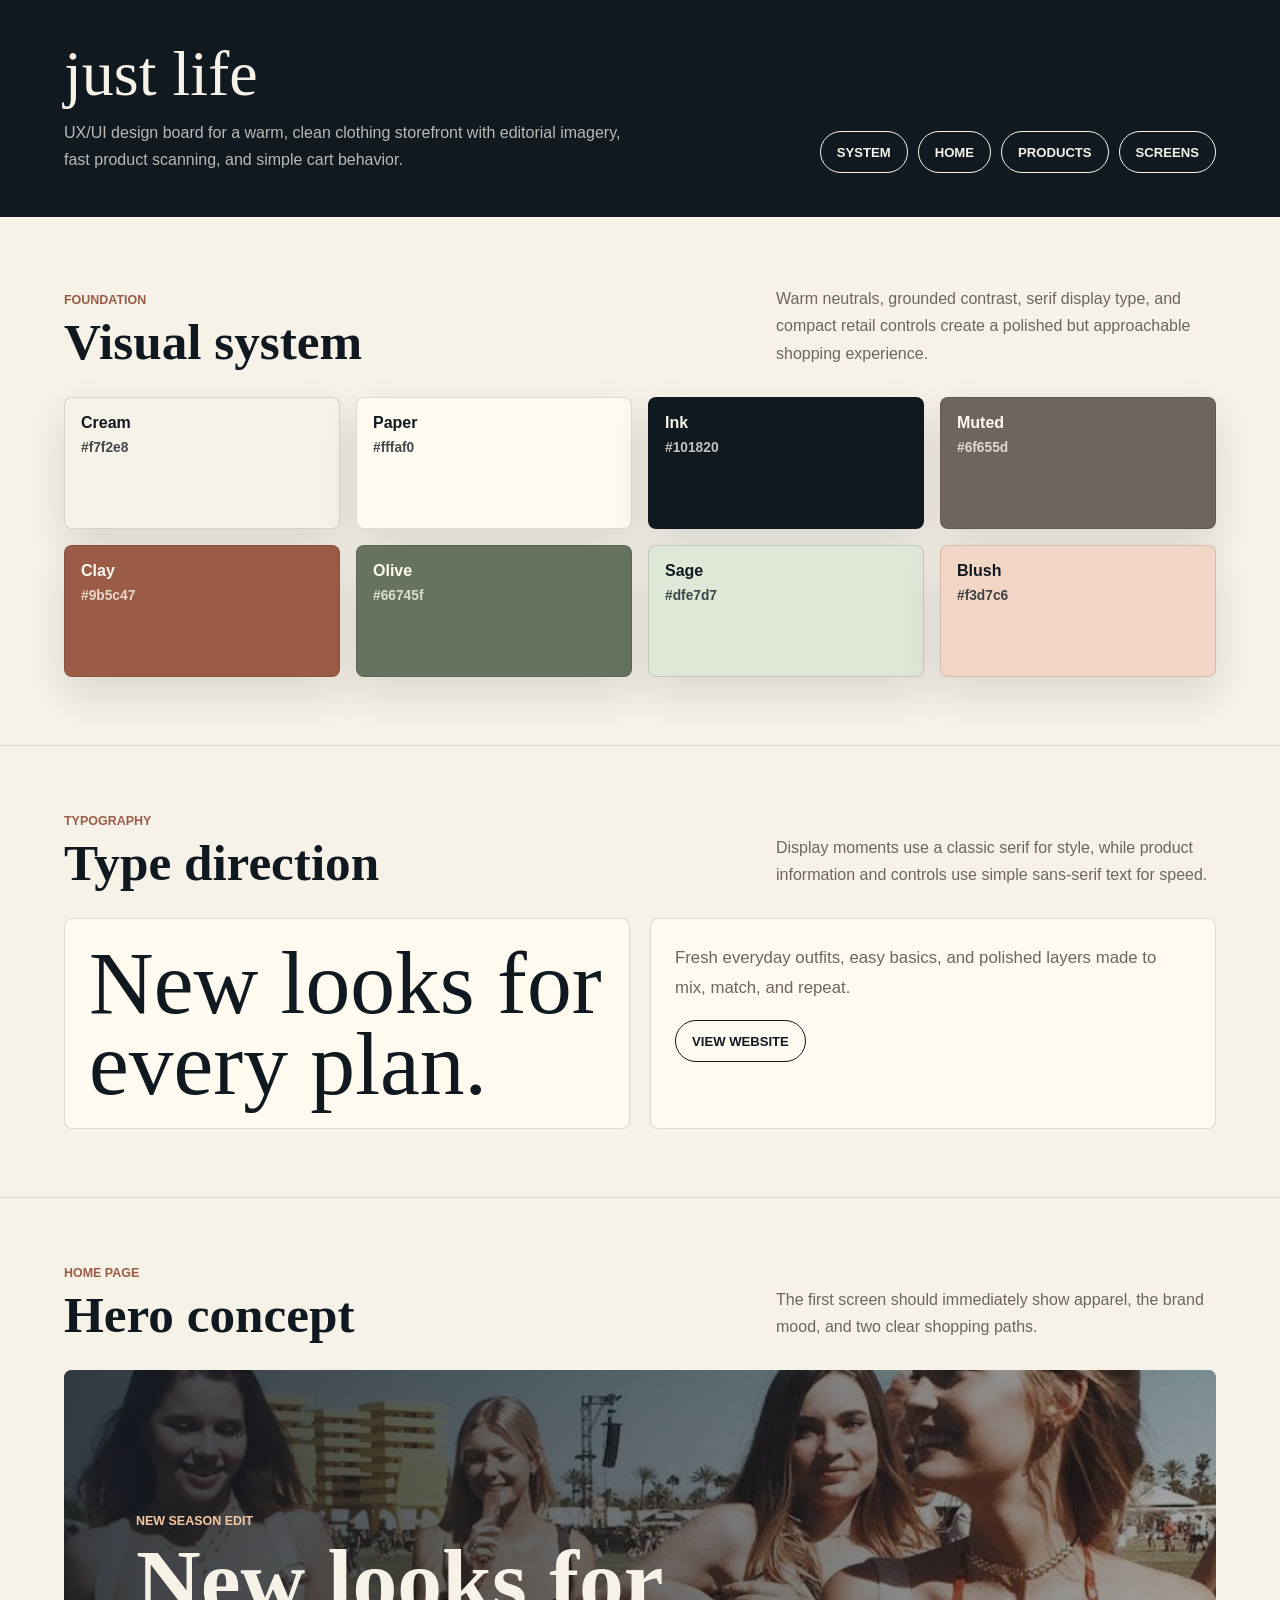
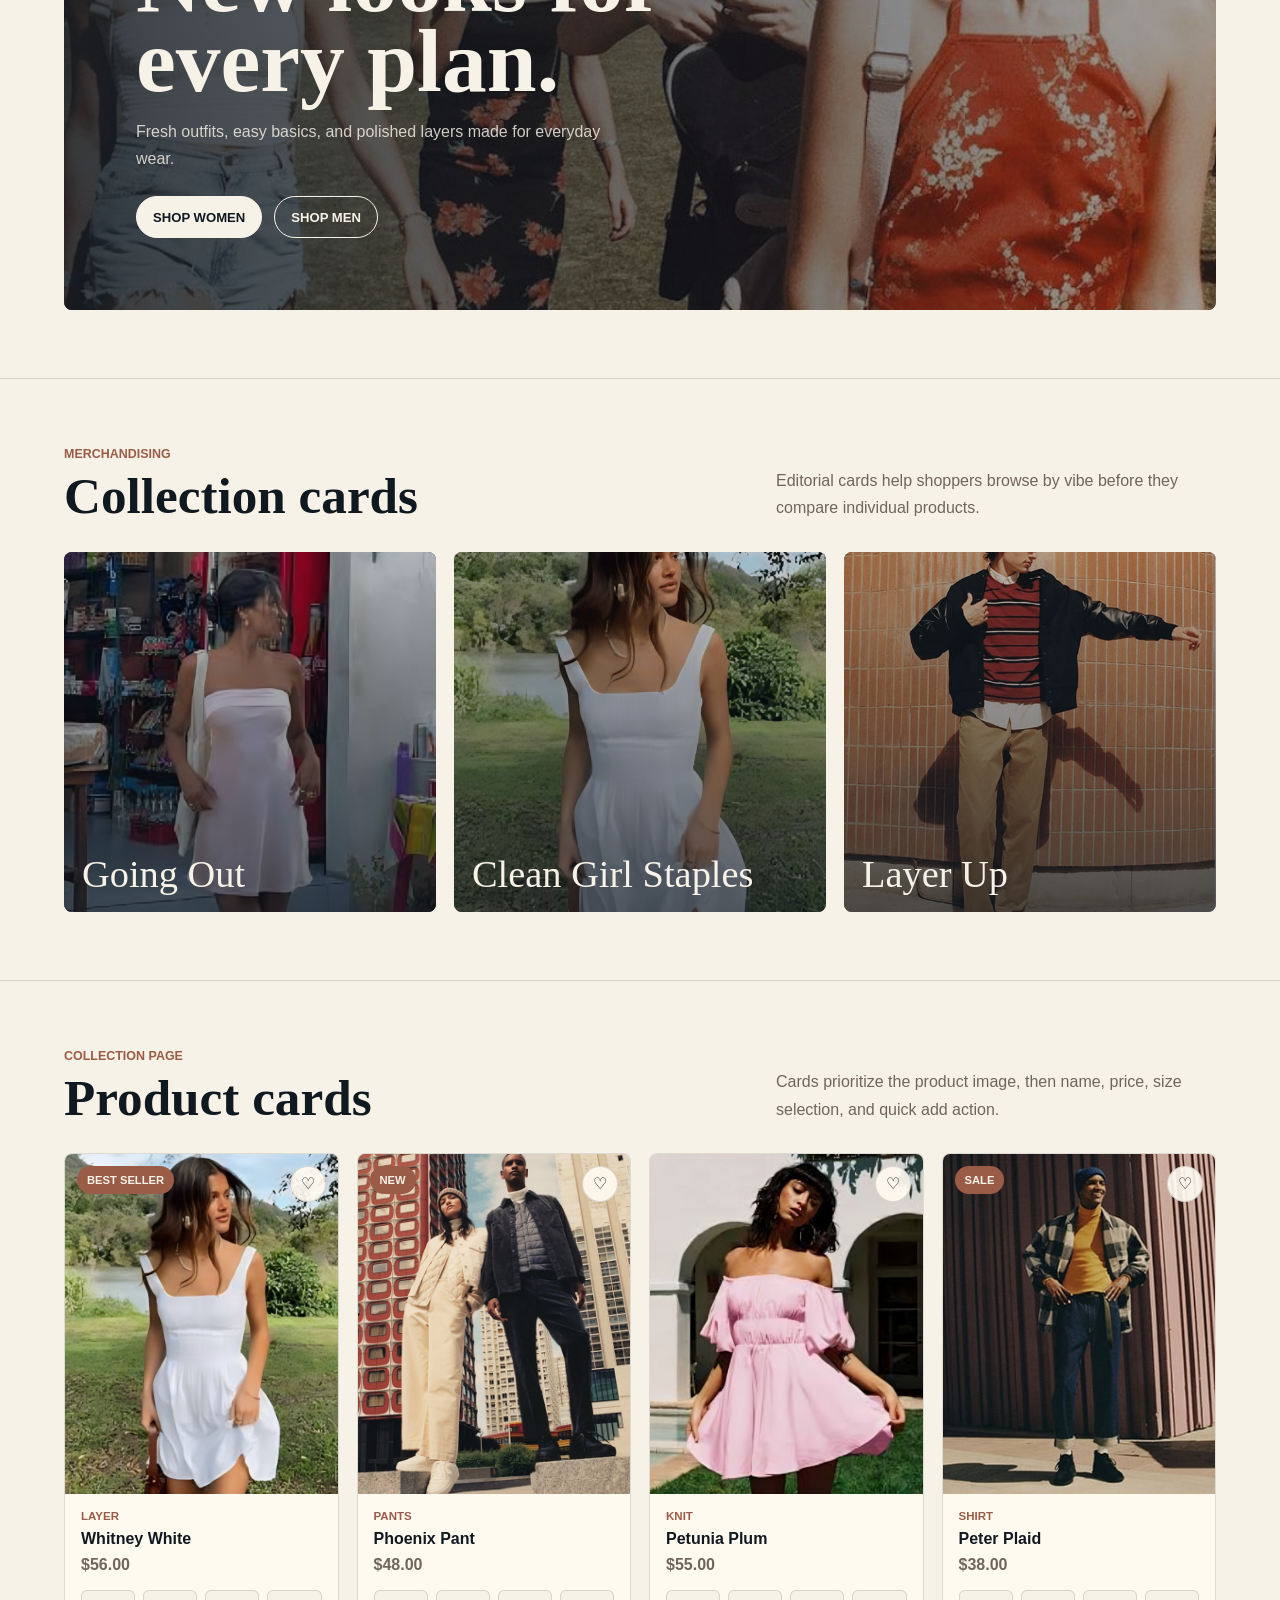
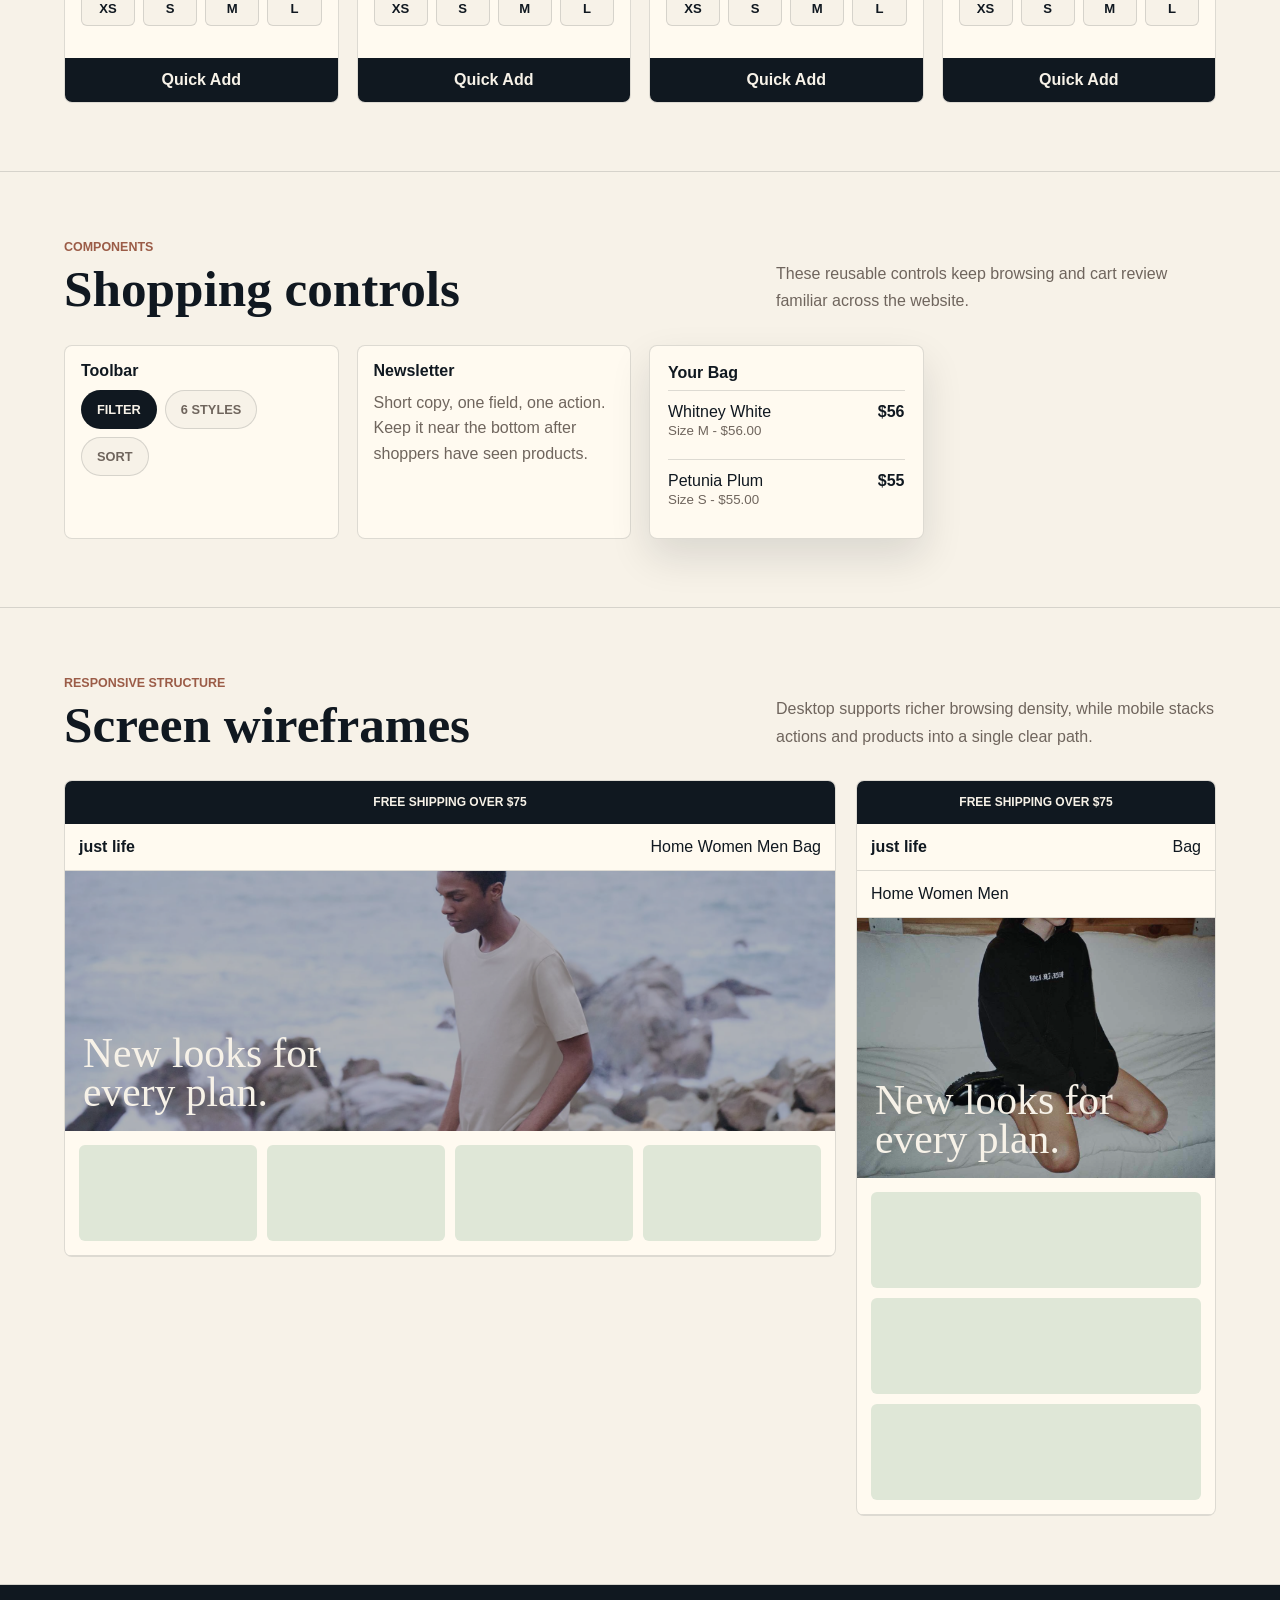
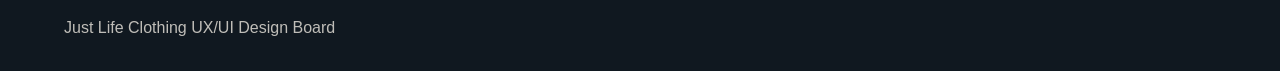
<file: index.html>
<!DOCTYPE html>
<html lang="en">
<head>
  <meta charset="UTF-8">
  <meta name="viewport" content="width=device-width, initial-scale=1">
  <title>Just Life Clothing UX/UI Design Board</title>
  <link rel="stylesheet" href="UX-UI-Prototype.css">
</head>
<body>
  <header class="board-header">
    <div>
      <div class="brand">just life</div>
      <p>UX/UI design board for a warm, clean clothing storefront with editorial imagery, fast product scanning, and simple cart behavior.</p>
    </div>
    <nav class="board-nav" aria-label="Prototype sections"><a href="#system">System</a><a href="#home">Home</a><a href="#products">Products</a><a href="#screens">Screens</a></nav>
  </header>
  <main>
    <section class="section" id="system">
      <div class="section-heading"><div><p class="eyebrow">Foundation</p><h2>Visual system</h2></div><p>Warm neutrals, grounded contrast, serif display type, and compact retail controls create a polished but approachable shopping experience.</p></div>
      <div class="swatch-grid" aria-label="Color palette"><div class="swatch" style="--value:#f7f2e8"><strong>Cream</strong><span>#f7f2e8</span></div><div class="swatch" style="--value:#fffaf0"><strong>Paper</strong><span>#fffaf0</span></div><div class="swatch" style="--value:#101820;--text:#f7f2e8"><strong>Ink</strong><span>#101820</span></div><div class="swatch" style="--value:#6f655d;--text:#fffaf0"><strong>Muted</strong><span>#6f655d</span></div><div class="swatch" style="--value:#9b5c47;--text:#fffaf0"><strong>Clay</strong><span>#9b5c47</span></div><div class="swatch" style="--value:#66745f;--text:#fffaf0"><strong>Olive</strong><span>#66745f</span></div><div class="swatch" style="--value:#dfe7d7"><strong>Sage</strong><span>#dfe7d7</span></div><div class="swatch" style="--value:#f3d7c6"><strong>Blush</strong><span>#f3d7c6</span></div></div>
    </section>
    <section class="section"><div class="section-heading"><div><p class="eyebrow">Typography</p><h2>Type direction</h2></div><p>Display moments use a classic serif for style, while product information and controls use simple sans-serif text for speed.</p></div><div class="type-grid"><div class="type-sample"><div class="display-sample">New looks for every plan.</div></div><div class="type-sample"><p class="body-sample">Fresh everyday outfits, easy basics, and polished layers made to mix, match, and repeat.</p><a class="button" href="https://just-life-clothing.vercel.app/">View Website</a></div></div></section>
    <section class="section" id="home"><div class="section-heading"><div><p class="eyebrow">Home page</p><h2>Hero concept</h2></div><p>The first screen should immediately show apparel, the brand mood, and two clear shopping paths.</p></div><div class="hero-frame"><img src="images/women/carousel/caro2.jpg" alt="Just Life editorial apparel hero"><div class="hero-copy"><p class="eyebrow">New season edit</p><h3>New looks for every plan.</h3><p>Fresh outfits, easy basics, and polished layers made for everyday wear.</p><div class="hero-actions"><a class="button primary" href="#">Shop Women</a><a class="button secondary" href="#">Shop Men</a></div></div></div></section>
    <section class="section"><div class="section-heading"><div><p class="eyebrow">Merchandising</p><h2>Collection cards</h2></div><p>Editorial cards help shoppers browse by vibe before they compare individual products.</p></div><div class="collection-preview"><article class="collection-card"><img src="images/women/product/clothes3.png" alt="Going out clothing"><span>Going Out</span></article><article class="collection-card"><img src="images/women/product/clothes1.png" alt="Clean staples clothing"><span>Clean Girl Staples</span></article><article class="collection-card"><img src="images/men/product/men1.jpg" alt="Layered menswear"><span>Layer Up</span></article></div></section>
    <section class="section" id="products"><div class="section-heading"><div><p class="eyebrow">Collection page</p><h2>Product cards</h2></div><p>Cards prioritize the product image, then name, price, size selection, and quick add action.</p></div><div class="product-grid"><article class="product-card"><div class="product-media"><span class="badge">Best Seller</span><span class="heart" aria-hidden="true">♡</span><img src="images/women/product/clothes1.png" alt="Whitney White product card"></div><div class="product-info"><p class="product-type">Layer</p><p class="product-title">Whitney White</p><p class="price">$56.00</p><div class="sizes"><span>XS</span><span>S</span><span>M</span><span>L</span></div></div><div class="quick-add">Quick Add</div></article><article class="product-card"><div class="product-media"><span class="badge">New</span><span class="heart" aria-hidden="true">♡</span><img src="images/men/product/men2.jpg" alt="Phoenix Pant product card"></div><div class="product-info"><p class="product-type">Pants</p><p class="product-title">Phoenix Pant</p><p class="price">$48.00</p><div class="sizes"><span>XS</span><span>S</span><span>M</span><span>L</span></div></div><div class="quick-add">Quick Add</div></article><article class="product-card"><div class="product-media"><span class="heart" aria-hidden="true">♡</span><img src="images/women/product/clothes6.png" alt="Petunia Plum product card"></div><div class="product-info"><p class="product-type">Knit</p><p class="product-title">Petunia Plum</p><p class="price">$55.00</p><div class="sizes"><span>XS</span><span>S</span><span>M</span><span>L</span></div></div><div class="quick-add">Quick Add</div></article><article class="product-card"><div class="product-media"><span class="badge">Sale</span><span class="heart" aria-hidden="true">♡</span><img src="images/men/product/men5.jpg" alt="Peter Plaid product card"></div><div class="product-info"><p class="product-type">Shirt</p><p class="product-title">Peter Plaid</p><p class="price">$38.00</p><div class="sizes"><span>XS</span><span>S</span><span>M</span><span>L</span></div></div><div class="quick-add">Quick Add</div></article></div></section>
    <section class="section"><div class="section-heading"><div><p class="eyebrow">Components</p><h2>Shopping controls</h2></div><p>These reusable controls keep browsing and cart review familiar across the website.</p></div><div class="component-grid"><div class="component-card"><h3>Toolbar</h3><div class="toolbar"><span>Filter</span><span>6 styles</span><span>Sort</span></div></div><div class="component-card"><h3>Newsletter</h3><p>Short copy, one field, one action. Keep it near the bottom after shoppers have seen products.</p></div><div class="cart-panel"><strong>Your Bag</strong><div class="cart-row"><div>Whitney White<br><small>Size M - $56.00</small></div><strong>$56</strong></div><div class="cart-row"><div>Petunia Plum<br><small>Size S - $55.00</small></div><strong>$55</strong></div></div></div></section>
    <section class="section" id="screens"><div class="section-heading"><div><p class="eyebrow">Responsive structure</p><h2>Screen wireframes</h2></div><p>Desktop supports richer browsing density, while mobile stacks actions and products into a single clear path.</p></div><div class="screen-grid"><article class="screen"><div class="screen-bar">Free shipping over $75</div><div class="screen-nav"><strong>just life</strong><span>Home Women Men Bag</span></div><div class="screen-hero"><img src="images/men/carousel/menCaro3.jpg" alt="Desktop wireframe hero image"><span>New looks for every plan.</span></div><div class="screen-section"><div class="wire-grid"><div class="wire-box"></div><div class="wire-box"></div><div class="wire-box"></div><div class="wire-box"></div></div></div></article><article class="screen mobile-screen"><div class="screen-bar">Free shipping over $75</div><div class="screen-nav"><strong>just life</strong><span>Bag</span></div><div class="screen-section">Home Women Men</div><div class="screen-hero"><img src="images/women/carousel/caro3.jpg" alt="Mobile wireframe hero image"><span>New looks for every plan.</span></div><div class="screen-section"><div class="wire-grid"><div class="wire-box"></div><div class="wire-box"></div><div class="wire-box"></div></div></div></article></div></section>
  </main>
  <footer class="board-footer">Just Life Clothing UX/UI Design Board</footer>
</body>
</html>
</file>
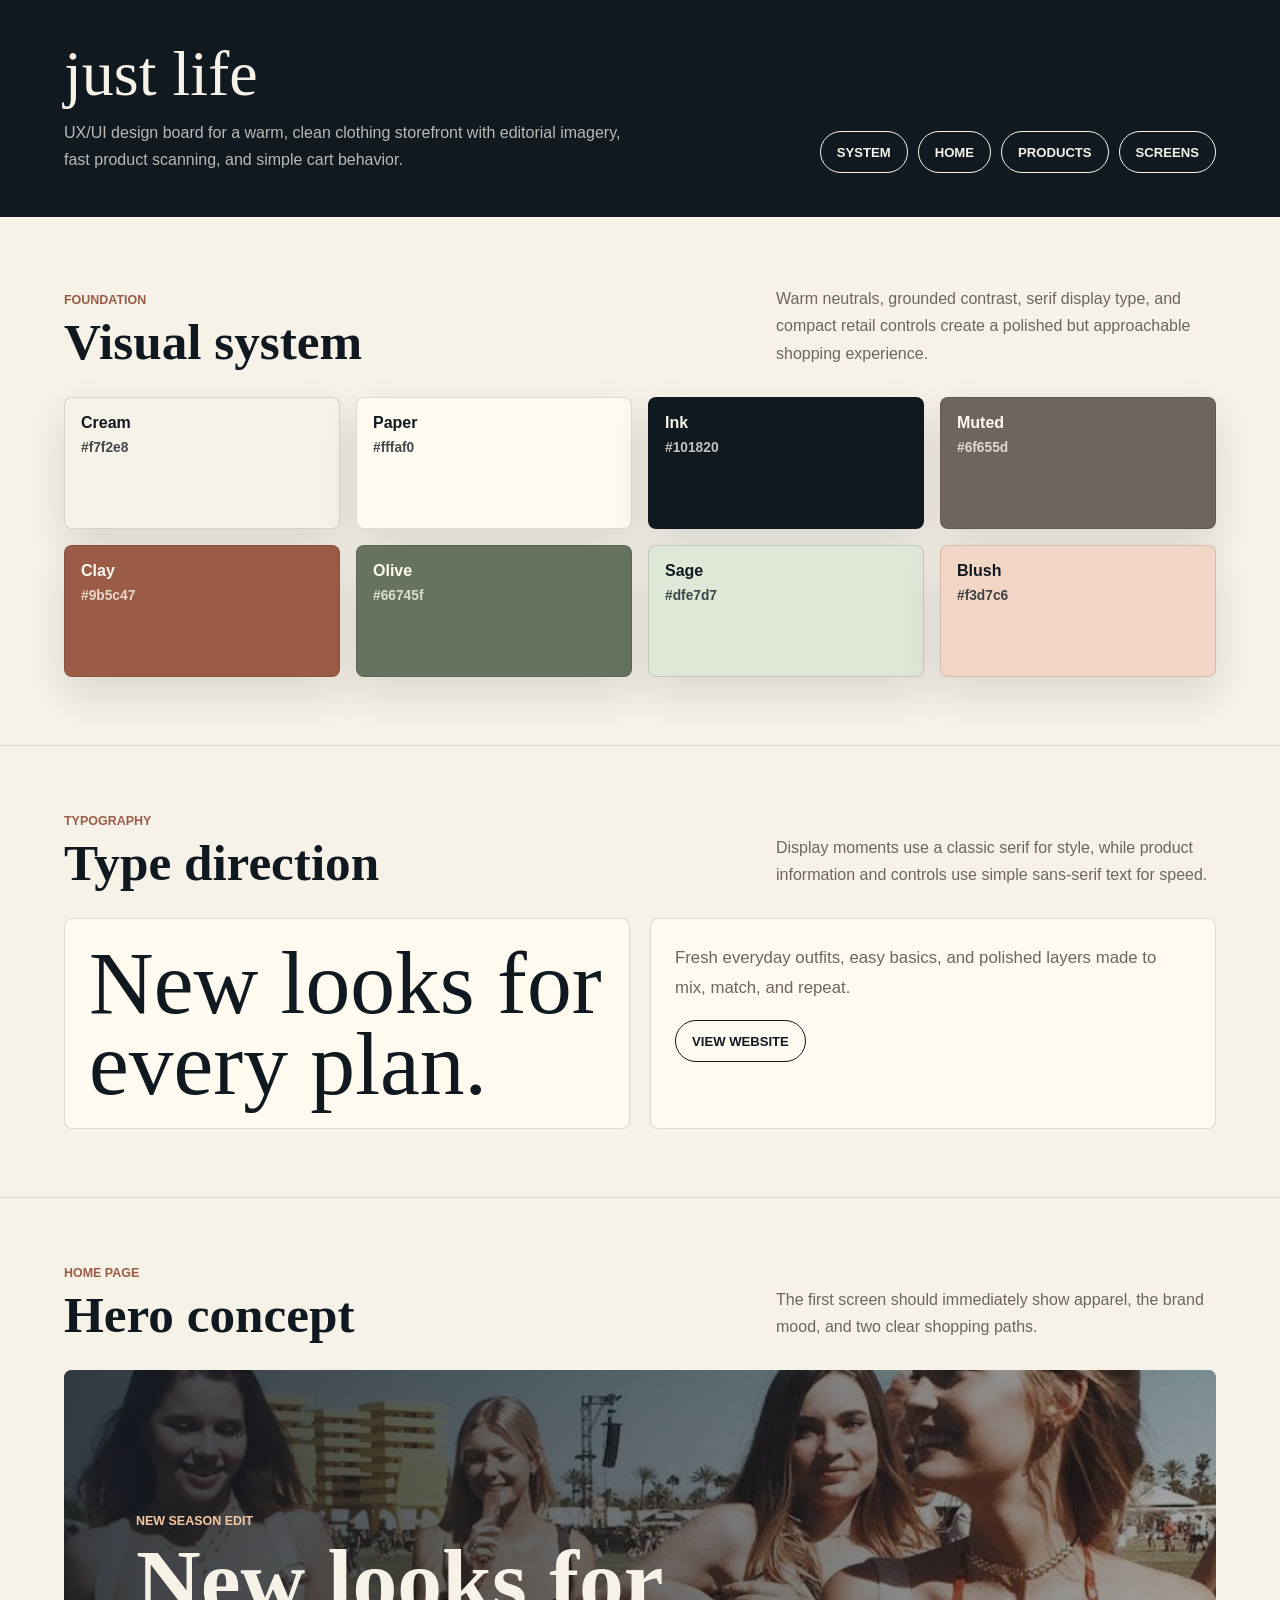
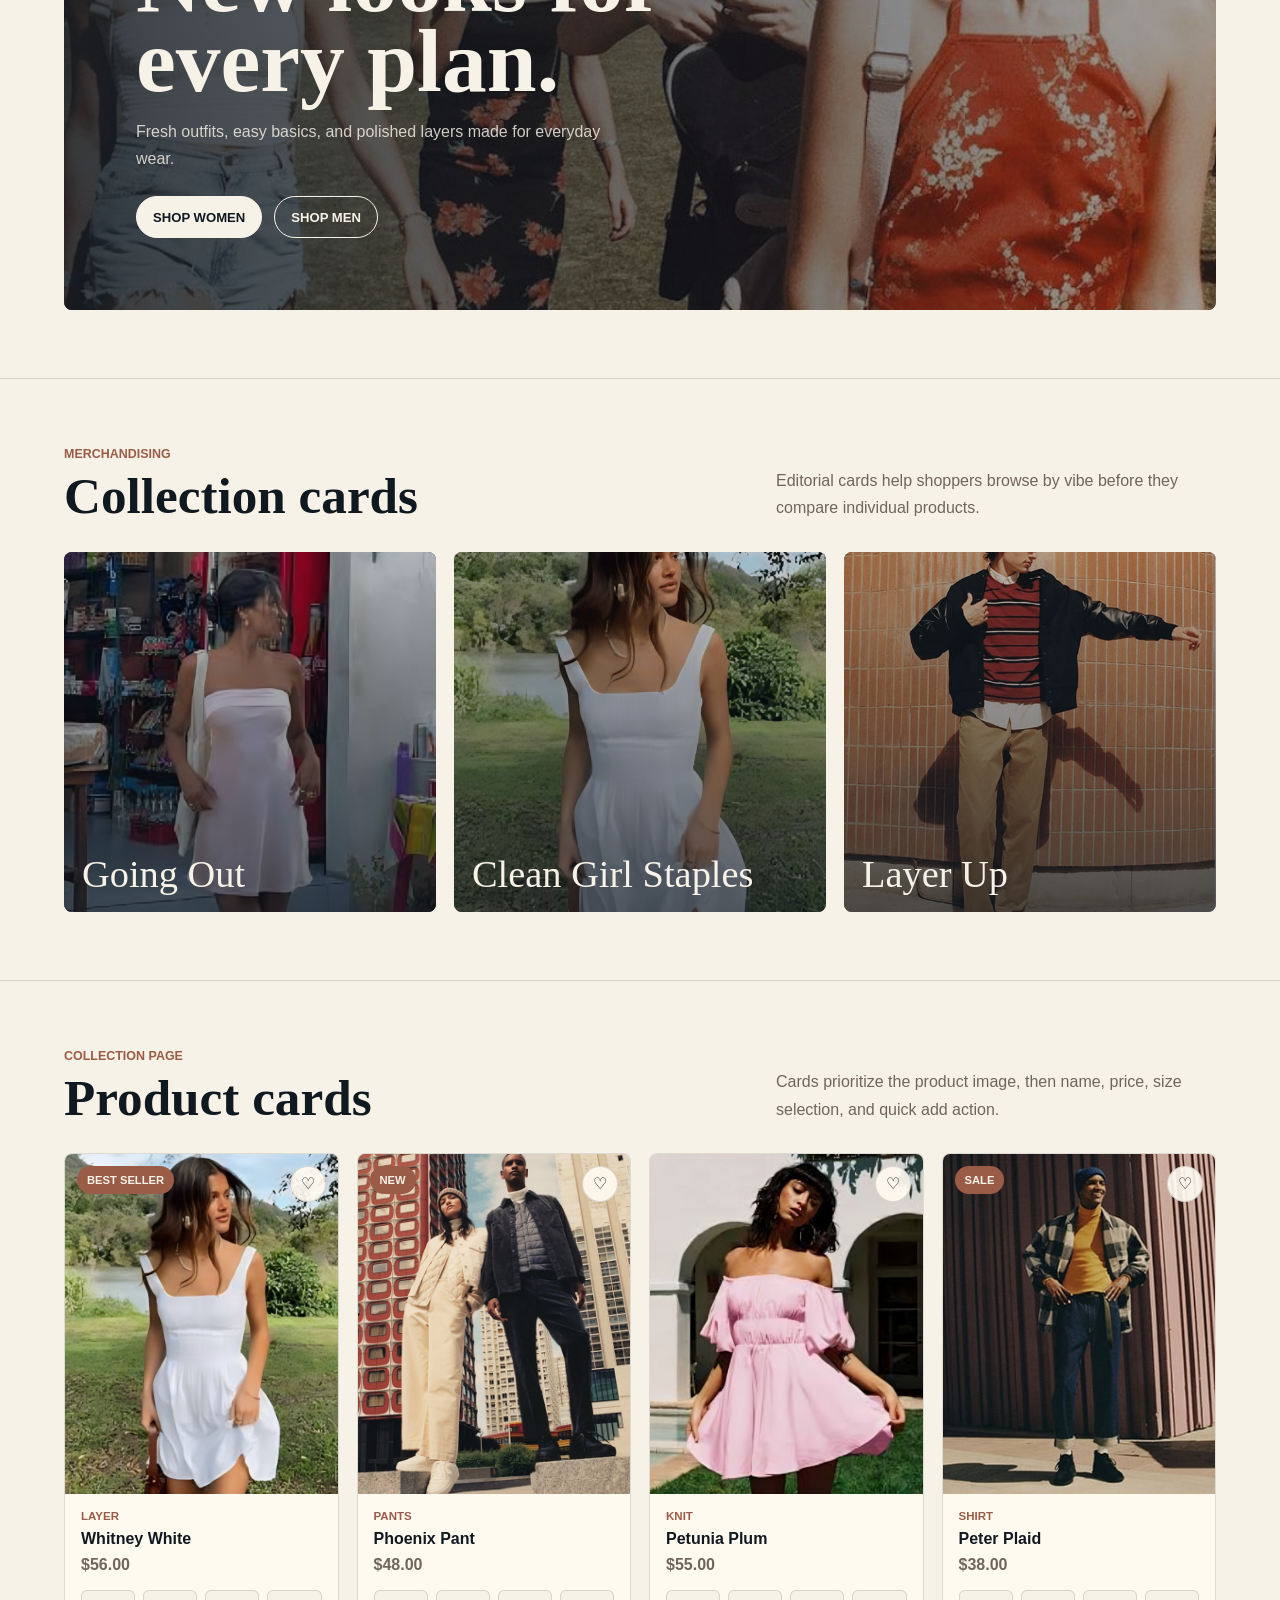
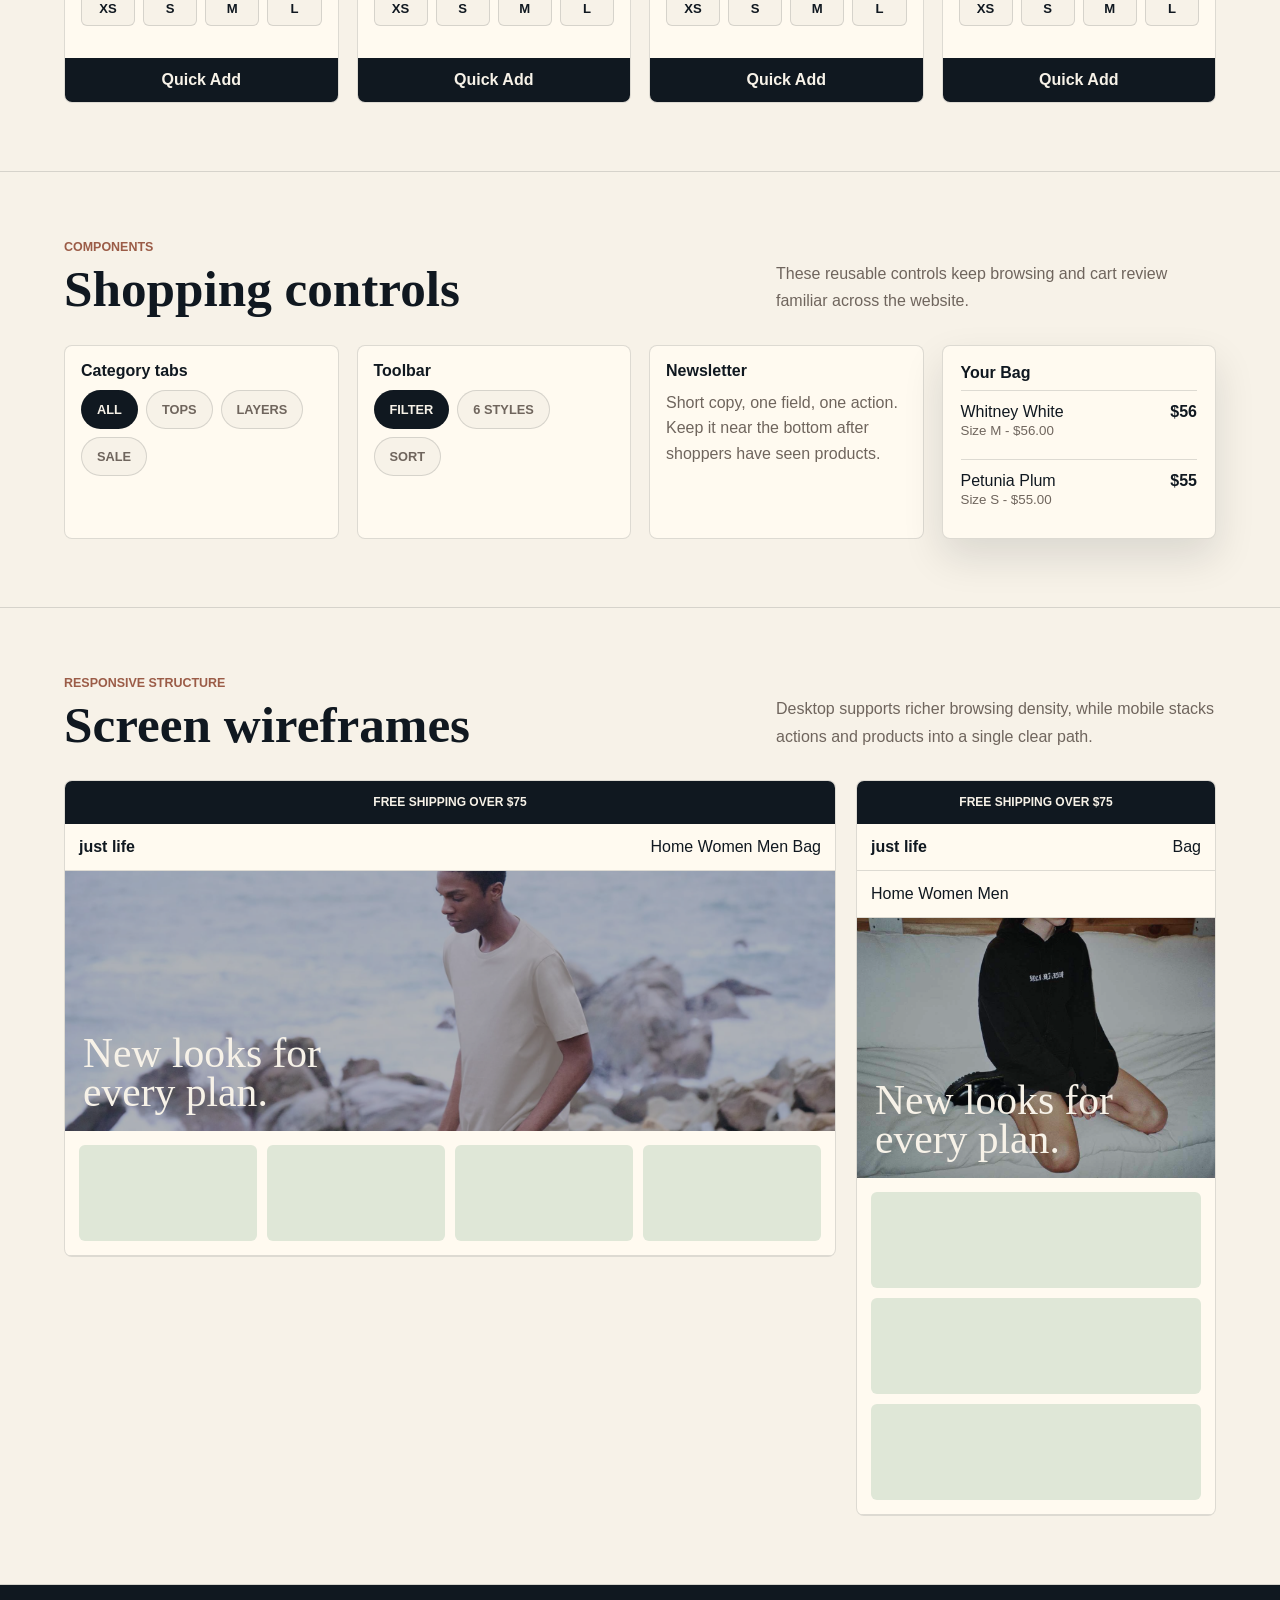
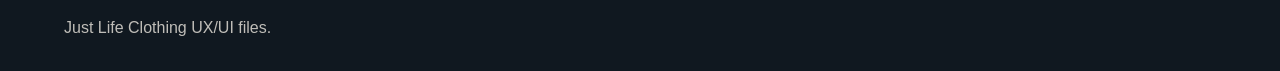
<file: UX-UI-Prototype.html>
<!DOCTYPE html>
<html lang="en">
<head>
  <meta charset="UTF-8">
  <meta name="viewport" content="width=device-width, initial-scale=1">
  <title>Just Life Clothing UX/UI Prototype</title>
  <link rel="stylesheet" href="UX-UI-Prototype.css">
</head>
<body>
  <header class="board-header">
    <div>
      <div class="brand">just life</div>
      <p>UX/UI design board for a warm, clean clothing storefront with editorial imagery, fast product scanning, and simple cart behavior.</p>
    </div>
    <nav class="board-nav" aria-label="Prototype sections"><a href="#system">System</a><a href="#home">Home</a><a href="#products">Products</a><a href="#screens">Screens</a></nav>
  </header>
  <main>
    <section class="section" id="system">
      <div class="section-heading"><div><p class="eyebrow">Foundation</p><h2>Visual system</h2></div><p>Warm neutrals, grounded contrast, serif display type, and compact retail controls create a polished but approachable shopping experience.</p></div>
      <div class="swatch-grid" aria-label="Color palette"><div class="swatch" style="--value:#f7f2e8"><strong>Cream</strong><span>#f7f2e8</span></div><div class="swatch" style="--value:#fffaf0"><strong>Paper</strong><span>#fffaf0</span></div><div class="swatch" style="--value:#101820;--text:#f7f2e8"><strong>Ink</strong><span>#101820</span></div><div class="swatch" style="--value:#6f655d;--text:#fffaf0"><strong>Muted</strong><span>#6f655d</span></div><div class="swatch" style="--value:#9b5c47;--text:#fffaf0"><strong>Clay</strong><span>#9b5c47</span></div><div class="swatch" style="--value:#66745f;--text:#fffaf0"><strong>Olive</strong><span>#66745f</span></div><div class="swatch" style="--value:#dfe7d7"><strong>Sage</strong><span>#dfe7d7</span></div><div class="swatch" style="--value:#f3d7c6"><strong>Blush</strong><span>#f3d7c6</span></div></div>
    </section>
    <section class="section"><div class="section-heading"><div><p class="eyebrow">Typography</p><h2>Type direction</h2></div><p>Display moments use a classic serif for style, while product information and controls use simple sans-serif text for speed.</p></div><div class="type-grid"><div class="type-sample"><div class="display-sample">New looks for every plan.</div></div><div class="type-sample"><p class="body-sample">Fresh everyday outfits, easy basics, and polished layers made to mix, match, and repeat.</p><a class="button" href="index.html">View Website</a></div></div></section>
    <section class="section" id="home"><div class="section-heading"><div><p class="eyebrow">Home page</p><h2>Hero concept</h2></div><p>The first screen should immediately show apparel, the brand mood, and two clear shopping paths.</p></div><div class="hero-frame"><img src="images/women/carousel/caro2.jpg" alt="Just Life editorial apparel hero"><div class="hero-copy"><p class="eyebrow">New season edit</p><h3>New looks for every plan.</h3><p>Fresh outfits, easy basics, and polished layers made for everyday wear.</p><div class="hero-actions"><a class="button primary" href="WomenWebsite.html">Shop Women</a><a class="button secondary" href="MenWebsite.html">Shop Men</a></div></div></div></section>
    <section class="section"><div class="section-heading"><div><p class="eyebrow">Merchandising</p><h2>Collection cards</h2></div><p>Editorial cards help shoppers browse by vibe before they compare individual products.</p></div><div class="collection-preview"><article class="collection-card"><img src="images/women/product/clothes3.png" alt="Going out clothing"><span>Going Out</span></article><article class="collection-card"><img src="images/women/product/clothes1.png" alt="Clean staples clothing"><span>Clean Girl Staples</span></article><article class="collection-card"><img src="images/men/product/men1.jpg" alt="Layered menswear"><span>Layer Up</span></article></div></section>
    <section class="section" id="products"><div class="section-heading"><div><p class="eyebrow">Collection page</p><h2>Product cards</h2></div><p>Cards prioritize the product image, then name, price, size selection, and quick add action.</p></div><div class="product-grid"><article class="product-card"><div class="product-media"><span class="badge">Best Seller</span><span class="heart" aria-hidden="true">♡</span><img src="images/women/product/clothes1.png" alt="Whitney White product card"></div><div class="product-info"><p class="product-type">Layer</p><p class="product-title">Whitney White</p><p class="price">$56.00</p><div class="sizes"><span>XS</span><span>S</span><span>M</span><span>L</span></div></div><div class="quick-add">Quick Add</div></article><article class="product-card"><div class="product-media"><span class="badge">New</span><span class="heart" aria-hidden="true">♡</span><img src="images/men/product/men2.jpg" alt="Phoenix Pant product card"></div><div class="product-info"><p class="product-type">Pants</p><p class="product-title">Phoenix Pant</p><p class="price">$48.00</p><div class="sizes"><span>XS</span><span>S</span><span>M</span><span>L</span></div></div><div class="quick-add">Quick Add</div></article><article class="product-card"><div class="product-media"><span class="heart" aria-hidden="true">♡</span><img src="images/women/product/clothes6.png" alt="Petunia Plum product card"></div><div class="product-info"><p class="product-type">Knit</p><p class="product-title">Petunia Plum</p><p class="price">$55.00</p><div class="sizes"><span>XS</span><span>S</span><span>M</span><span>L</span></div></div><div class="quick-add">Quick Add</div></article><article class="product-card"><div class="product-media"><span class="badge">Sale</span><span class="heart" aria-hidden="true">♡</span><img src="images/men/product/men5.jpg" alt="Peter Plaid product card"></div><div class="product-info"><p class="product-type">Shirt</p><p class="product-title">Peter Plaid</p><p class="price">$38.00</p><div class="sizes"><span>XS</span><span>S</span><span>M</span><span>L</span></div></div><div class="quick-add">Quick Add</div></article></div></section>
    <section class="section"><div class="section-heading"><div><p class="eyebrow">Components</p><h2>Shopping controls</h2></div><p>These reusable controls keep browsing and cart review familiar across the website.</p></div><div class="component-grid"><div class="component-card"><h3>Category tabs</h3><div class="tabs"><span>All</span><span>Tops</span><span>Layers</span><span>Sale</span></div></div><div class="component-card"><h3>Toolbar</h3><div class="toolbar"><span>Filter</span><span>6 styles</span><span>Sort</span></div></div><div class="component-card"><h3>Newsletter</h3><p>Short copy, one field, one action. Keep it near the bottom after shoppers have seen products.</p></div><div class="cart-panel"><strong>Your Bag</strong><div class="cart-row"><div>Whitney White<br><small>Size M - $56.00</small></div><strong>$56</strong></div><div class="cart-row"><div>Petunia Plum<br><small>Size S - $55.00</small></div><strong>$55</strong></div></div></div></section>
    <section class="section" id="screens"><div class="section-heading"><div><p class="eyebrow">Responsive structure</p><h2>Screen wireframes</h2></div><p>Desktop supports richer browsing density, while mobile stacks actions and products into a single clear path.</p></div><div class="screen-grid"><article class="screen"><div class="screen-bar">Free shipping over $75</div><div class="screen-nav"><strong>just life</strong><span>Home Women Men Bag</span></div><div class="screen-hero"><img src="images/men/carousel/menCaro3.jpg" alt="Desktop wireframe hero image"><span>New looks for every plan.</span></div><div class="screen-section"><div class="wire-grid"><div class="wire-box"></div><div class="wire-box"></div><div class="wire-box"></div><div class="wire-box"></div></div></div></article><article class="screen mobile-screen"><div class="screen-bar">Free shipping over $75</div><div class="screen-nav"><strong>just life</strong><span>Bag</span></div><div class="screen-section">Home Women Men</div><div class="screen-hero"><img src="images/women/carousel/caro3.jpg" alt="Mobile wireframe hero image"><span>New looks for every plan.</span></div><div class="screen-section"><div class="wire-grid"><div class="wire-box"></div><div class="wire-box"></div><div class="wire-box"></div></div></div></article></div></section>
  </main>
  <footer class="board-footer">Just Life Clothing UX/UI files.</footer>
</body>
</html>
</file>
<file: UX-UI-Prototype.css>
:root{--cream:#f7f2e8;--paper:#fffaf0;--ink:#101820;--muted:#6f655d;--clay:#9b5c47;--olive:#66745f;--sage:#dfe7d7;--blush:#f3d7c6;--line:rgba(16,24,32,.14);--shadow:0 18px 40px rgba(16,24,32,.12)}*{box-sizing:border-box}body{margin:0;background:var(--cream);color:var(--ink);font-family:Arial,Helvetica,sans-serif}img{display:block;max-width:100%}a{color:inherit}.board-header{display:grid;grid-template-columns:1fr auto;gap:24px;align-items:end;padding:44px clamp(20px,5vw,72px);background:var(--ink);color:var(--cream)}.brand{font-family:Georgia,"Times New Roman",serif;font-size:clamp(2rem,5vw,4.5rem);line-height:.95}.board-header p{max-width:560px;margin:14px 0 0;color:rgba(247,242,232,.74);line-height:1.7}.board-nav{display:flex;flex-wrap:wrap;gap:10px;justify-content:flex-end}.board-nav a,.button{display:inline-flex;align-items:center;justify-content:center;min-height:42px;padding:0 16px;border:1px solid currentColor;border-radius:999px;text-decoration:none;font-size:.82rem;font-weight:900;text-transform:uppercase}.section{padding:68px clamp(20px,5vw,72px);border-bottom:1px solid var(--line)}.section-heading{display:flex;justify-content:space-between;gap:24px;align-items:end;margin-bottom:30px}.eyebrow{margin:0 0 9px;color:var(--clay);font-size:.78rem;font-weight:900;text-transform:uppercase}h1,h2,h3,p{margin-top:0}h2,h3{font-family:Georgia,"Times New Roman",serif}h2{margin-bottom:0;font-size:clamp(2rem,4vw,4.2rem);line-height:1}.section-heading p:last-child{max-width:440px;margin-bottom:0;color:var(--muted);line-height:1.7}.swatch-grid{display:grid;grid-template-columns:repeat(4,minmax(0,1fr));gap:16px}.swatch{min-height:132px;padding:16px;border:1px solid var(--line);border-radius:8px;background:var(--value);color:var(--text,var(--ink));box-shadow:var(--shadow)}.swatch strong,.swatch span{display:block}.swatch span{margin-top:8px;font-size:.86rem;font-weight:800;opacity:.78}.type-grid{display:grid;grid-template-columns:1fr 1fr;gap:20px}.type-sample{padding:24px;border:1px solid var(--line);border-radius:8px;background:var(--paper)}.display-sample{font-family:Georgia,"Times New Roman",serif;font-size:clamp(3rem,7vw,7rem);line-height:.9}.body-sample{color:var(--muted);font-size:1.05rem;line-height:1.8}.hero-frame{position:relative;min-height:540px;overflow:hidden;border-radius:8px;background:var(--ink)}.hero-frame img{width:100%;height:540px;object-fit:cover;opacity:.72}.hero-frame:after{content:"";position:absolute;inset:0;background:linear-gradient(90deg,rgba(16,24,32,.76),rgba(16,24,32,.12))}.hero-copy{position:absolute;left:clamp(24px,6vw,72px);bottom:clamp(28px,6vw,72px);z-index:1;max-width:620px;color:var(--cream)}.hero-copy .eyebrow{color:#f4c7a1}.hero-copy h3{margin-bottom:16px;font-size:clamp(2.6rem,7vw,6.4rem);line-height:.9}.hero-copy p{max-width:480px;color:rgba(247,242,232,.82);line-height:1.7}.hero-actions{display:flex;flex-wrap:wrap;gap:12px;margin-top:24px}.primary{border-color:var(--cream);background:var(--cream);color:var(--ink)}.secondary{color:var(--cream)}.collection-preview{display:grid;grid-template-columns:repeat(3,minmax(0,1fr));gap:18px}.collection-card{position:relative;min-height:360px;overflow:hidden;border-radius:8px;background:var(--ink);color:var(--cream)}.collection-card img{width:100%;height:360px;object-fit:cover;opacity:.82}.collection-card span{position:absolute;left:18px;right:18px;bottom:18px;z-index:1;font-family:Georgia,"Times New Roman",serif;font-size:clamp(1.8rem,3vw,3rem);line-height:1}.collection-card:after{content:"";position:absolute;inset:0;background:linear-gradient(0deg,rgba(16,24,32,.62),transparent)}.component-grid,.product-grid{display:grid;grid-template-columns:repeat(4,minmax(0,1fr));gap:18px}.product-card,.component-card{border:1px solid var(--line);border-radius:8px;background:var(--paper);overflow:hidden}.product-media{position:relative}.product-media img{width:100%;aspect-ratio:4/5;object-fit:cover;background:#eee1d2}.badge,.heart{position:absolute;top:12px;z-index:1}.badge{left:12px;padding:8px 10px;border-radius:999px;background:var(--clay);color:var(--cream);font-size:.7rem;font-weight:900;text-transform:uppercase}.heart{right:12px;display:grid;place-items:center;width:36px;height:36px;border:1px solid var(--line);border-radius:999px;background:rgba(255,250,240,.92)}.product-info,.component-card{padding:16px}.product-type{margin-bottom:8px;color:var(--clay);font-size:.72rem;font-weight:900;text-transform:uppercase}.product-title{margin-bottom:8px;font-weight:900}.price{color:var(--muted);font-weight:900}.sizes{display:grid;grid-template-columns:repeat(4,1fr);gap:8px;margin:16px 0}.sizes span{display:grid;place-items:center;min-height:36px;border:1px solid var(--line);border-radius:6px;background:var(--cream);font-size:.82rem;font-weight:900}.quick-add{display:grid;place-items:center;min-height:44px;background:var(--ink);color:var(--cream);font-weight:900}.component-card h3{margin-bottom:10px;font-family:Arial,Helvetica,sans-serif;font-size:1rem}.component-card p{color:var(--muted);line-height:1.6}.tabs,.toolbar,.cart-panel{display:flex;gap:8px;align-items:center;flex-wrap:wrap}.tabs span,.toolbar span{min-height:38px;padding:11px 15px;border:1px solid var(--line);border-radius:999px;background:var(--cream);color:var(--muted);font-size:.8rem;font-weight:900;text-transform:uppercase}.tabs span:first-child,.toolbar span:first-child{background:var(--ink);color:var(--cream)}.cart-panel{align-items:stretch;flex-direction:column;max-width:360px;padding:18px;border:1px solid var(--line);border-radius:8px;background:var(--paper);box-shadow:var(--shadow)}.cart-row{display:flex;justify-content:space-between;gap:18px;padding:12px 0;border-top:1px solid var(--line)}.cart-row small{color:var(--muted)}.screen-grid{display:grid;grid-template-columns:1fr 360px;gap:20px;align-items:start}.screen{overflow:hidden;border:1px solid var(--line);border-radius:8px;background:var(--paper)}.screen-bar,.screen-nav,.screen-section{padding:14px;border-bottom:1px solid var(--line)}.screen-bar{background:var(--ink);color:var(--cream);font-size:.75rem;font-weight:900;text-align:center;text-transform:uppercase}.screen-nav{display:flex;justify-content:space-between;gap:12px}.screen-hero{position:relative;min-height:260px;background:var(--ink)}.screen-hero img{width:100%;height:260px;object-fit:cover;opacity:.68}.screen-hero span{position:absolute;left:18px;bottom:18px;max-width:320px;color:var(--cream);font-family:Georgia,"Times New Roman",serif;font-size:2.6rem;line-height:.95}.wire-grid{display:grid;grid-template-columns:repeat(4,1fr);gap:10px}.wire-box{min-height:96px;border-radius:6px;background:var(--sage)}.mobile-screen{max-width:360px}.mobile-screen .wire-grid{grid-template-columns:1fr}.board-footer{padding:34px clamp(20px,5vw,72px);background:var(--ink);color:rgba(247,242,232,.76)}@media (max-width:960px){.board-header,.section-heading,.screen-grid,.type-grid{grid-template-columns:1fr}.board-nav{justify-content:flex-start}.swatch-grid,.component-grid,.product-grid{grid-template-columns:repeat(2,minmax(0,1fr))}.collection-preview{grid-template-columns:1fr}}@media (max-width:560px){.section{padding:44px 18px}.swatch-grid,.component-grid,.product-grid{grid-template-columns:1fr}.hero-frame,.hero-frame img{min-height:500px}}
</file>
